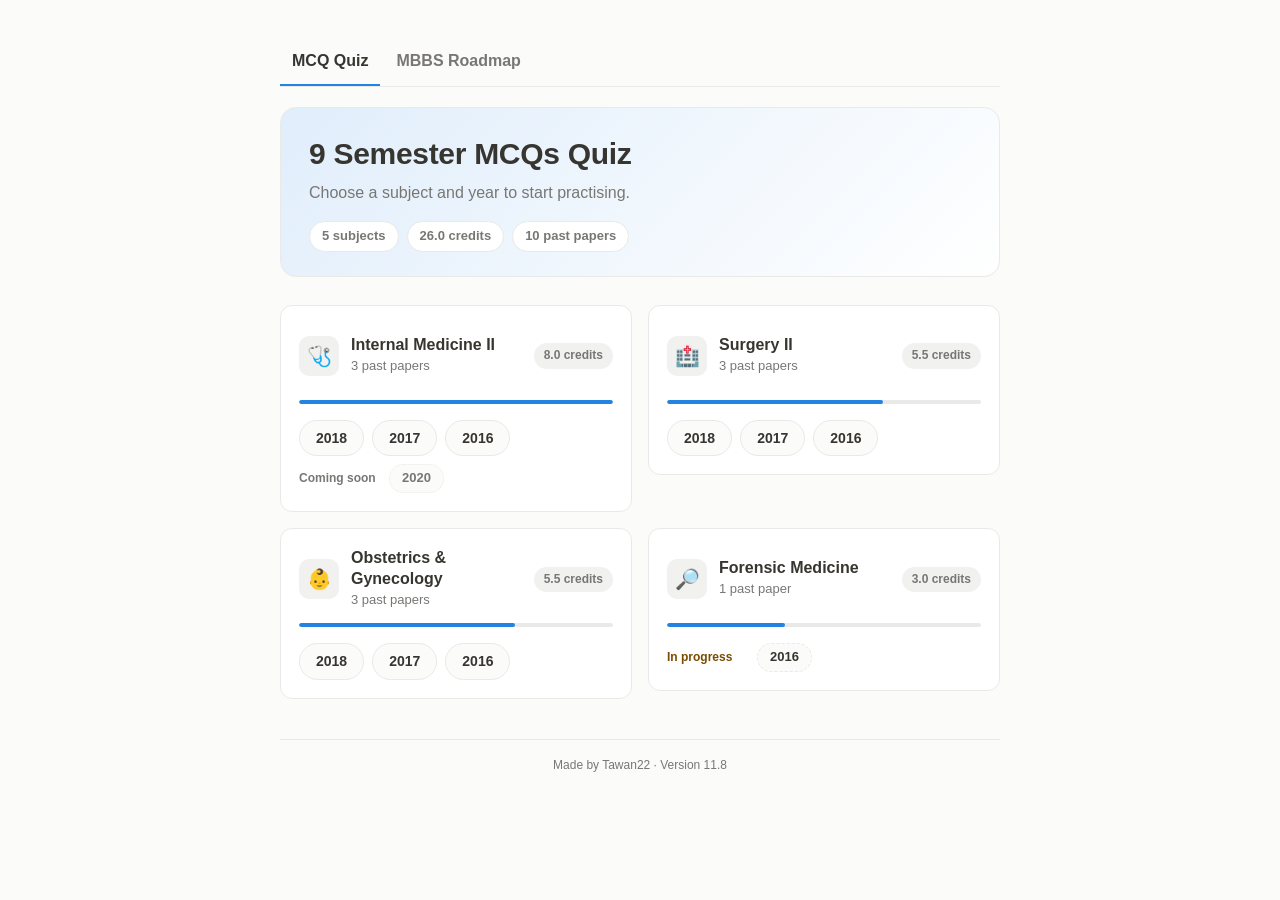
<file: index.html>
<!DOCTYPE html>
<html lang="en">
<head>
    <meta charset="UTF-8">
    <meta name="viewport" content="width=device-width, initial-scale=1">
    <title>Neptewne</title>
    <link rel="stylesheet" href="style.css">
    <link rel="icon" href="data:image/svg+xml,<svg xmlns=%22http://www.w3.org/2000/svg%22 viewBox=%220 0 100 100%22><text y=%22.9em%22 font-size=%2290%22>🩺</text></svg>">
</head>
<body>
    <div class="container">

        <div class="home-tabs" role="tablist" aria-label="Homepage sections">
            <button id="mcq-tab" class="home-tab" type="button" role="tab" aria-selected="true" aria-controls="mcq-panel">MCQ Quiz</button>
            <button id="roadmap-tab" class="home-tab" type="button" role="tab" aria-selected="false" aria-controls="roadmap-panel" tabindex="-1">MBBS Roadmap</button>
        </div>

        <section id="mcq-panel" role="tabpanel" aria-labelledby="mcq-tab">
            <div class="menu-hero">
                <h1 class="menu-title">9 Semester MCQs Quiz</h1>
                <p class="menu-sub">Choose a subject and year to start practising.</p>
                <div class="menu-stats" id="menu-stats"></div>
            </div>
            <div id="menu" class="subject-grid"></div>
        </section>

        <section id="roadmap-panel" role="tabpanel" aria-labelledby="roadmap-tab" hidden>
            <section id="curriculum" class="curriculum-section"></section>
        </section>

        <div class="site-footer" id="site-footer"></div>

    </div>

    <script src="quizzes.js"></script>
    <script>
        document.getElementById("site-footer").innerText = footerText();

        const groups = {};
        quizList.forEach(q => (groups[q.subject] = groups[q.subject] || []).push(q));

        const known = subjects.filter(s => !s.hideCard).sort((a, b) => b.credit - a.credit);
        const unknown = Object.keys(groups)
            .filter(name => !subjects.some(s => s.name === name))
            .map(name => ({ name: name, credit: 0, icon: "📘" }));
        const allSubjects = known.concat(unknown);

        const totalCredits = subjects.reduce((sum, s) => sum + s.credit, 0);
        const maxCredit = Math.max(...known.map(s => s.credit));

        document.getElementById("menu-stats").innerHTML =
            `<span class="stat-chip">${subjects.length} subjects</span>` +
            `<span class="stat-chip">${totalCredits.toFixed(1)} credits</span>` +
            `<span class="stat-chip">${quizList.filter(q => q.status !== "soon").length} past papers</span>`;

        function fmt(sec) {
            const m = Math.floor(sec / 60), s = sec % 60;
            return String(m).padStart(2, "0") + ":" + String(s).padStart(2, "0");
        }

        function getBest(id) {
            try { return JSON.parse(localStorage.getItem("mbbsquiz:" + id)); }
            catch (e) { return null; }
        }

        function yearChip(q) {
            if (q.status === "soon") {
                return `<span class="year-chip is-soon">${q.year}</span>`;
            }
            const inProgress = q.status === "progress";
            const best = inProgress ? null : getBest(q.id);
            const bestText = best
                ? `<span class="chip-best">${best.score}/${best.of}${best.time != null ? " · " + fmt(best.time) : ""}</span>`
                : "";
            return `<a class="year-chip${inProgress ? " is-progress" : ""}" href="quiz.html?set=${q.id}">${q.year}${bestText}</a>`;
        }

        let html = "";
        allSubjects.forEach(s => {
            const all = (groups[s.name] || []).sort((a, b) => b.year - a.year);
            const ready = all.filter(q => !q.status);
            const progress = all.filter(q => q.status === "progress");
            const soon = all.filter(q => q.status === "soon");
            const count = ready.length + progress.length;
            const creditText = s.credit > 0 ? s.credit.toFixed(1) + " credits" : "";
            const weight = s.credit > 0 ? (s.credit / maxCredit) * 100 : 0;

            const rows = [
                { list: ready,    label: "",            cls: "" },
                { list: progress, label: "In progress", cls: "row-progress" },
                { list: soon,     label: "Coming soon", cls: "row-soon" }
            ];
            let yearsHtml = "";
            rows.forEach(r => {
                if (!r.list.length) return;
                yearsHtml += `<div class="year-row ${r.cls}">${r.label ? `<span class="row-label">${r.label}</span>` : ""}${r.list.map(yearChip).join("")}</div>`;
            });
            if (!yearsHtml) yearsHtml = `<div class="year-row"><span class="coming-soon">Coming soon</span></div>`;

            html += `
            <div class="subject-card${count === 0 ? " is-empty" : ""}">
                <div class="subject-head">
                    <div class="subject-icon">${s.icon}</div>
                    <div class="subject-info">
                        <div class="subject-name">${s.name}</div>
                        <div class="subject-count">${count} past paper${count === 1 ? "" : "s"}</div>
                    </div>
                    ${creditText ? `<div class="credit-badge">${creditText}</div>` : ""}
                </div>
                <div class="weight-bar" title="Weight compared with the highest-credit subject"><i style="width:${weight}%"></i></div>
                ${yearsHtml}
            </div>`;
        });
        document.getElementById("menu").innerHTML = html;
    </script>

    <script src="curriculum-data.js"></script>
    <script src="curriculum.js"></script>
    <script>
        initCurriculum();
    </script>

    <script>
        const homeTabs = Array.from(document.querySelectorAll(".home-tab"));
        const homePanels = homeTabs.map(tab => document.getElementById(tab.getAttribute("aria-controls")));

        function selectHomeTab(index, focus) {
            homeTabs.forEach((tab, tabIndex) => {
                const selected = tabIndex === index;
                tab.setAttribute("aria-selected", String(selected));
                tab.tabIndex = selected ? 0 : -1;
                homePanels[tabIndex].hidden = !selected;
            });
            if (focus) homeTabs[index].focus();
        }

        homeTabs.forEach((tab, index) => {
            tab.addEventListener("click", () => selectHomeTab(index, false));
            tab.addEventListener("keydown", event => {
                const keys = ["ArrowLeft", "ArrowRight", "Home", "End"];
                if (!keys.includes(event.key)) return;
                event.preventDefault();
                const nextIndex = event.key === "Home" ? 0 : event.key === "End" ? homeTabs.length - 1 : (index + (event.key === "ArrowRight" ? 1 : -1) + homeTabs.length) % homeTabs.length;
                selectHomeTab(nextIndex, true);
            });
        });
    </script>

    <script>
        window.addEventListener("load", function () {
            if (location.protocol !== "https:") return;
            setTimeout(function () {
                var gc = document.createElement("script");
                gc.async = true;
                gc.src = "https://gc.zgo.at/count.js";
                gc.dataset.goatcounter = "https://mbbsquiz.goatcounter.com/count";
                document.body.appendChild(gc);
            }, 2000);
        });
    </script>

</body>
</html>
</file>
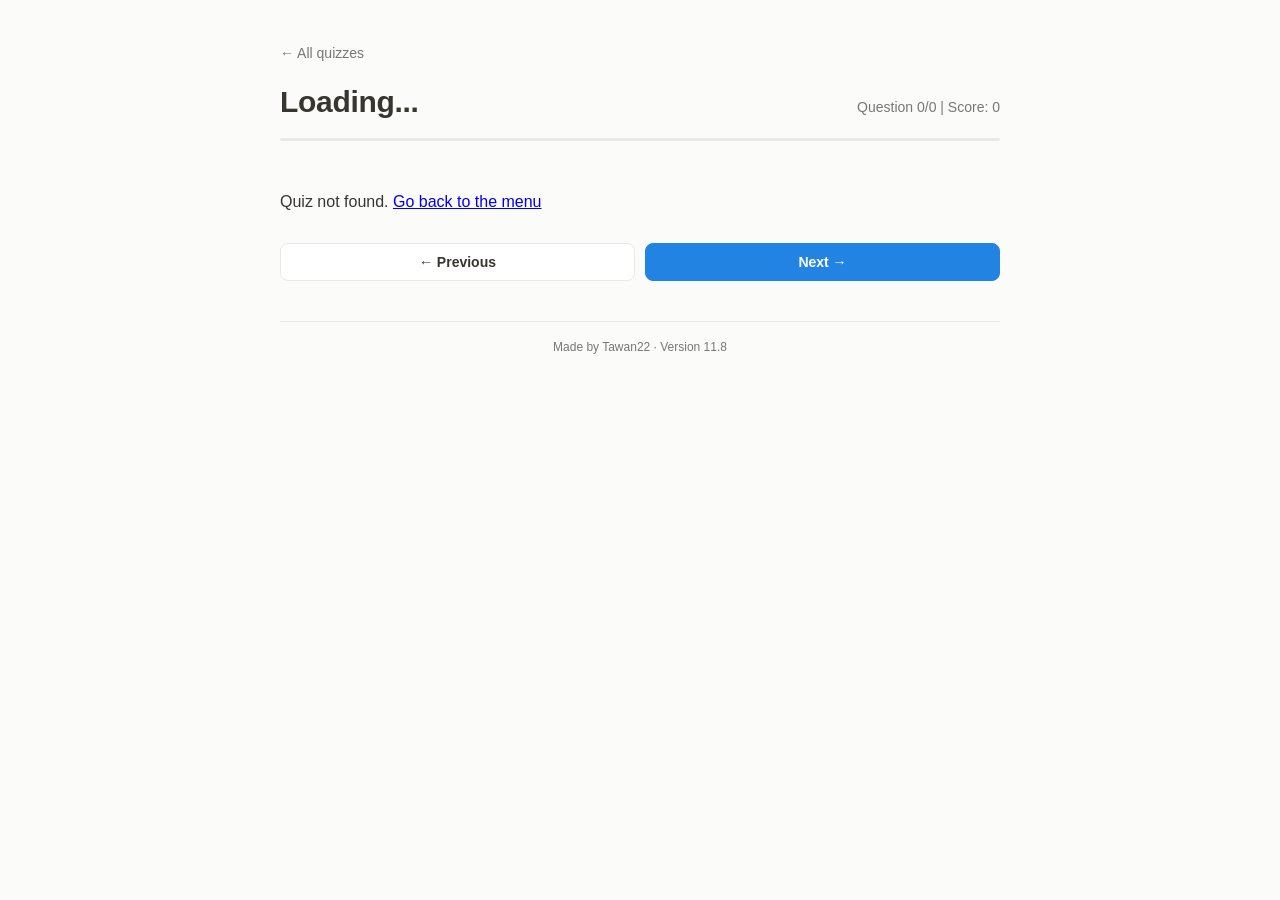
<file: quiz.html>
<!DOCTYPE html>
<html lang="en">
<head>
    <meta charset="UTF-8">
    <meta name="viewport" content="width=device-width, initial-scale=1">
    <title>NEPTAAN | Quiz</title>
    <link rel="stylesheet" href="style.css">
</head>

<body>
    <div class="container">

        <a class="back-link" href="index.html">← All quizzes</a>
        <div class="quiz-subject" id="quiz-subject"></div>

        <div class="header">
            <h2 id="page-title">Loading...</h2>
            <span id="stats-tracker" class="stats-text">Question 0/0 | Score: 0</span>
        </div>

        <!-- NEW: amber notice for papers that are not finished -->
        <div class="progress-notice" id="progress-notice" style="display:none"></div>

        <!-- TIMER block 1 of 2: delete this block if you did NOT add the timer -->
        <div class="timer-row" id="timer-row" style="display:none">
            <span id="timer-display" class="timer-display">⏱ 00:00</span>
            <button id="pause-btn" class="pause-btn" onclick="pauseQuiz()">⏸ Pause</button>
        </div>

        <div class="progress-bar-container">
            <div id="progress-fill" class="progress-bar-fill"></div>
        </div>

        <div id="question-map" class="question-map"></div>

        <div id="quiz-container"></div>

        <div class="nav-controls">
            <button id="prev-btn" class="nav-btn" onclick="prevQuestion()">&#8592; Previous</button>
            <button id="next-btn" class="nav-btn" onclick="nextQuestion()">Next &#8594;</button>
        </div>

        <div class="site-footer" id="site-footer"></div>
    </div>

    <!-- TIMER block 2 of 2: delete this block if you did NOT add the timer -->
    <div class="pause-overlay" id="pause-overlay" onclick="resumeQuiz()">
        <div class="pause-card">
            <div class="pause-title">⏸ Paused</div>
            <div class="pause-sub">The timer is stopped. Click anywhere to continue.</div>
        </div>
    </div>

    <!-- SCRIPTS: the order matters (list first, then the functions, then the page script) -->
    <script src="quizzes.js"></script>
    <script src="app.js"></script>
    <script>
        document.getElementById("site-footer").innerText = footerText();

        // Shows the amber notice if the paper is marked status: "progress" in quizzes.js
        function showProgressNotice() {
            if (chosenQuiz.status !== "progress") return;
            const have = myQuestionBank.length;
            const box = document.getElementById("progress-notice");
            box.innerText = chosenQuiz.total
                ? "⚠ This paper is still being added: " + have + " of " + chosenQuiz.total + " questions so far."
                : "⚠ This paper is still being added: " + have + " questions so far, more coming.";
            box.style.display = "block";
        }

        // Read ?set=... from the address, find that quiz, and load its data file
        const quizId = new URLSearchParams(location.search).get("set");
        const chosenQuiz = quizList.find(q => q.id === quizId);

        if (!chosenQuiz || chosenQuiz.status === "soon") {
            document.getElementById("quiz-container").innerHTML =
                'Quiz not found. <a href="index.html">Go back to the menu</a>';
        } else {
            document.title = chosenQuiz.title;
            document.getElementById("page-title").innerText = chosenQuiz.title;

            const subjectInfo = subjects.find(s => s.name === chosenQuiz.subject);
            if (subjectInfo) {
                document.getElementById("quiz-subject").innerText =
                    subjectInfo.icon + "  " + subjectInfo.name + " · " + subjectInfo.credit.toFixed(1) + " credits";
            }

            const dataScript = document.createElement("script");
            dataScript.src = chosenQuiz.file;
            dataScript.onload = function () {
                showProgressNotice();   // show the notice if needed
                startQuiz();            // then start the quiz
            };
            dataScript.onerror = () => {
                document.getElementById("quiz-container").innerText = "Could not load " + chosenQuiz.file;
            };
            document.body.appendChild(dataScript);
        }
    </script>

<script>
  window.addEventListener("load", function () {
    if (location.protocol !== "https:") return;
    window.goatcounter = { path: function () { return location.pathname + location.search; } };
    setTimeout(function () {
      var gc = document.createElement("script");
      gc.async = true;
      gc.src = "https://gc.zgo.at/count.js";
      gc.dataset.goatcounter = "https://mbbsquiz.goatcounter.com/count";
      document.body.appendChild(gc);
    }, 2000);
  });
</script>

<script>
  // Count visits only when the site is online (not when opened from a folder)
  if (location.protocol === "https:") {
    window.goatcounter = { path: function () { return location.pathname + location.search; } };
    const gc = document.createElement("script");
    gc.async = true;
    gc.src = "https://gc.zgo.at/count.js";
    gc.dataset.goatcounter = "https://mbbsquiz.goatcounter.com/count";
    document.body.appendChild(gc);
  }
</script>
    
</body>
</html>
</file>
<file: style.css>
:root {
    --bg: #fbfbfa;
    --card: #ffffff;
    --text: #37352f;
    --muted: #787774;
    --line: #e9e9e7;
    --hover: #f1f1ef;
    --accent: #2383e2;
    --ok-bg: #dbeddb;  --ok-tx: #1c3829;  --ok-bd: #9fcfa6;
    --bad-bg: #ffe2dd; --bad-tx: #5d1715; --bad-bd: #f0aaa0;
    --note: #f7f6f3;
}
@media (prefers-color-scheme: dark) {
    :root {
        --bg: #191919; --card: #202020; --text: #e6e6e4; --muted: #9b9a97;
        --line: #373737; --hover: #2b2b2b; --accent: #4a9eed;
        --ok-bg: #1f3a2b;  --ok-tx: #c8ecd3;  --ok-bd: #2f6b4a;
        --bad-bg: #442a2a; --bad-tx: #ffd3cd; --bad-bd: #7a3b3b;
        --note: #262626;
    }
}

* { box-sizing: border-box; }
body {
    margin: 0; padding: 40px 20px 64px;
    background: var(--bg); color: var(--text);
    font-family: ui-sans-serif, -apple-system, "Segoe UI", Inter, Helvetica, Arial, sans-serif;
    font-size: 16px; line-height: 1.6;
}

/* Main box: flat page, no heavy card */
.container { max-width: 720px; margin: 0 auto; background: transparent; padding: 0; box-shadow: none; }

/* Header + progress */
.header { display: flex; justify-content: space-between; align-items: baseline; gap: 12px; flex-wrap: wrap; margin-bottom: 0; }
.header h2 { margin: 0; font-size: 30px; line-height: 1.2; font-weight: 700; letter-spacing: -0.01em; }
.stats-text { font-size: 14px; color: var(--muted); font-weight: 500; }
.progress-bar-container { width: 100%; height: 3px; background: var(--line); border-radius: 3px; margin: 18px 0 20px; overflow: hidden; }
.progress-bar-fill { height: 100%; width: 0%; background: var(--accent); transition: width 0.3s; }

/* Question map */
.question-map { display: flex; flex-wrap: wrap; gap: 6px; margin-bottom: 28px; padding: 0; background: transparent; border: none; }
.map-btn {
    width: 32px; height: 32px; border-radius: 6px; cursor: pointer;
    background: var(--card); border: 1px solid var(--line);
    color: var(--muted); font-size: 13px; font-weight: 600; font-family: inherit;
}
.map-btn:hover { background: var(--hover); }
.map-btn.active { color: var(--accent); border-color: var(--accent); box-shadow: 0 0 0 1px var(--accent); }
.map-btn.answered-correct   { background: var(--ok-bg);  color: var(--ok-tx);  border-color: var(--ok-bd); }
.map-btn.answered-incorrect { background: var(--bad-bg); color: var(--bad-tx); border-color: var(--bad-bd); }

/* Question + options */
.question-text { font-size: 22px; line-height: 1.4; font-weight: 600; margin: 0 0 20px; color: var(--text); }
.case-box {
    margin-bottom: 20px;
    padding: 14px 16px;
    background: var(--note, #f7f6f3);
    border: 1px solid var(--line, #e9e9e7);
    border-radius: 8px;
    font-size: 15px;
}
.q-image {
    display: block;
    max-width: 100%;
    max-height: 420px;
    margin: 0 auto 20px;
    border: 1px solid var(--line, #e9e9e7);
    border-radius: 8px;
}
.option-btn {
    display: block; width: 100%; text-align: left;
    padding: 12px 14px; margin-bottom: 8px;
    background: var(--card); color: var(--text);
    border: 1px solid var(--line); border-radius: 8px;
    font-size: 1em; font-family: inherit; cursor: pointer;
    transition: background 0.12s, border-color 0.12s;
}
.option-btn:hover { background: var(--hover); }

/* Right / wrong */
.correct   { background-color: var(--ok-bg)  !important; color: var(--ok-tx)  !important; border-color: var(--ok-bd)  !important; }
.incorrect { background-color: var(--bad-bg) !important; color: var(--bad-tx) !important; border-color: var(--bad-bd) !important; }
.disabled  { pointer-events: none; }

/* Rationale */
.explanation {
    margin-top: 20px; padding: 14px 16px;
    background: var(--note); border-left: 3px solid var(--accent);
    border-radius: 4px; font-size: 15px; display: none;
}

/* Previous / Next */
.nav-controls { display: flex; justify-content: space-between; gap: 10px; margin-top: 28px; }
.nav-btn {
    flex: 1; padding: 10px 14px; border-radius: 8px; cursor: pointer;
    background: var(--card); color: var(--text);
    border: 1px solid var(--line); font-size: 14px; font-weight: 600; font-family: inherit;
}
.nav-btn:hover { background: var(--hover); }
#next-btn { background: var(--accent); border-color: var(--accent); color: #fff; }
#next-btn:hover { filter: brightness(1.08); }
.nav-btn:disabled { opacity: 0.4; cursor: not-allowed; background: var(--card); }

/* Final score */
.score-board { text-align: center; padding: 40px 0; color: var(--text); }
.score-board .nav-btn { background: var(--accent); border-color: var(--accent); color: #fff; max-width: 240px; }
      
/* Menu page */

.menu-title { margin: 0; font-size: 30px; line-height: 1.2; font-weight: 700; letter-spacing: -0.01em; }
.menu-sub { margin: 8px 0 0; color: var(--muted, #787774); }


.subject-grid {
    display: grid;
    grid-template-columns: repeat(auto-fill, minmax(min(100%, 260px), 1fr));
    gap: 16px;
}

.subject-card {
    padding: 18px;
    background: var(--card, #fff);
    border: 1px solid var(--line, #e9e9e7);
    border-radius: 12px;
    transition: border-color 0.15s, box-shadow 0.15s;
}
.subject-card:hover {
    border-color: var(--accent, #2383e2);
    box-shadow: 0 2px 12px rgba(0, 0, 0, 0.08);
}

.subject-head { display: flex; align-items: center; gap: 12px; margin-bottom: 12px; min-height: 64px; }
.subject-icon {
    width: 40px; height: 40px; flex: none;
    display: grid; place-items: center;
    background: var(--hover, #f1f1ef);
    border-radius: 10px;
    font-size: 20px;
}
.subject-name { font-size: 16px; font-weight: 600; line-height: 1.3; }
.subject-count { font-size: 13px; color: var(--muted, #787774); }

.year-row { display: flex; flex-wrap: wrap; gap: 8px; }
.year-chip {
    padding: 6px 16px;
    background: var(--bg, #fbfbfa);
    color: var(--text, #37352f);
    border: 1px solid var(--line, #e9e9e7);
    border-radius: 999px;
    text-decoration: none;
    font-size: 14px;
    font-weight: 600;
    transition: background 0.12s, border-color 0.12s, color 0.12s;
}
.year-chip:hover {
    background: var(--accent, #2383e2);
    border-color: var(--accent, #2383e2);
    color: #fff;
}

/* Back link on the quiz page */
.back-link { display: inline-block; margin-bottom: 16px; color: var(--muted, #787774); text-decoration: none; font-size: 14px; }
.back-link:hover { color: var(--text, #37352f); }

/* Credits, weight bar, empty subjects */
.subject-info { flex: 1; min-width: 0; }
.credit-badge {
    flex: none;
    padding: 3px 10px;
    background: var(--hover, #f1f1ef);
    color: var(--muted, #787774);
    border-radius: 999px;
    font-size: 12px;
    font-weight: 600;
}
.weight-bar { height: 4px; margin-bottom: 16px; background: var(--line, #e9e9e7); border-radius: 4px; overflow: hidden; }
.weight-bar i { display: block; height: 100%; background: var(--accent, #2383e2); border-radius: 4px; }
.subject-card.is-empty { opacity: 0.6; }
.coming-soon { padding: 6px 0; font-size: 13px; color: var(--muted, #787774); }

/* Quiz page: subject label above the title */
.quiz-subject {
    margin-bottom: 4px;
    font-size: 12px;
    font-weight: 600;
    letter-spacing: 0.06em;
    text-transform: uppercase;
    color: var(--muted, #787774);
}

/* Banner for the title on the menu page */
.menu-hero {
    margin: 8px 0 28px;
    padding: 28px 28px 24px;
    background: var(--card, #fff);
    background: linear-gradient(135deg, color-mix(in srgb, var(--accent, #2383e2) 14%, var(--card, #fff)), var(--card, #fff));
    border: 1px solid var(--line, #e9e9e7);
    border-radius: 16px;
}
.menu-stats { display: flex; flex-wrap: wrap; gap: 8px; margin-top: 16px; }
.stat-chip {
    padding: 4px 12px;
    background: var(--card, #fff);
    border: 1px solid var(--line, #e9e9e7);
    border-radius: 999px;
    font-size: 13px;
    font-weight: 600;
    color: var(--muted, #787774);
}

/* Homepage tabs */
.home-tabs {
    display: flex;
    gap: 4px;
    margin: 0 0 20px;
    border-bottom: 1px solid var(--line);
}
.home-tab {
    padding: 8px 12px 10px;
    border: 0;
    border-bottom: 2px solid transparent;
    background: transparent;
    color: var(--muted);
    font: inherit;
    font-weight: 700;
    cursor: pointer;
}
.home-tab[aria-selected="true"] { color: var(--text); border-color: var(--accent); }
.home-tab:focus-visible { outline: 2px solid var(--accent); outline-offset: -2px; border-radius: 6px; }

/* MBBS Roadmap */
.curriculum-section { margin: 0; color: var(--text); }
.curriculum-section [hidden] { display: none !important; }
.curriculum-section .curriculum-controls { display: flex; flex-direction: column; align-items: flex-start; gap: 8px; }
.curriculum-section .curriculum-selector { display: flex; flex-wrap: wrap; gap: 6px; }
.curriculum-section .curriculum-selector-button {
    padding: 6px 14px;
    background: var(--bg, #fbfbfa);
    color: var(--text);
    border: 1px solid var(--line);
    border-radius: 999px;
    font: inherit; font-size: 14px; font-weight: 600;
    cursor: pointer;
    transition: background 0.12s, border-color 0.12s;
}
.curriculum-section .curriculum-selector-button:hover { background: var(--hover); }
.curriculum-section .curriculum-selector-button[aria-pressed="true"] { background: var(--accent); border-color: var(--accent); color: #fff; }
.curriculum-section .curriculum-selector-button:focus-visible { outline: 2px solid var(--accent); outline-offset: 2px; }
.curriculum-section .curriculum-summary { display: flex; flex-wrap: wrap; gap: 8px; margin: 14px 0 12px; }
.curriculum-section .curriculum-stat {
    padding: 4px 12px; background: var(--card, #fff);
    border: 1px solid var(--line, #e9e9e7); border-radius: 999px;
    font-size: 13px; font-weight: 600; color: var(--muted, #787774);
}
.curriculum-section .curriculum-course-list { display: grid; gap: 8px; }
.curriculum-section .curriculum-course {
    background: var(--card); border: 1px solid var(--line); border-radius: 12px;
    overflow: hidden; transition: border-color 0.15s;
}
.curriculum-section .curriculum-course:hover { border-color: var(--accent); }
.curriculum-section .curriculum-course-toggle {
    display: block; width: 100%; padding: 12px 16px;
    border: 0; background: transparent; color: var(--text);
    font: inherit; text-align: left; cursor: pointer;
}
.curriculum-section .curriculum-course-toggle:focus-visible { outline: 2px solid var(--accent); outline-offset: -2px; }
.curriculum-section .curriculum-course-head { display: grid; grid-template-columns: 36px minmax(0, 1fr) auto auto; gap: 10px; align-items: center; }
.curriculum-section .curriculum-course-icon {
    width: 36px; height: 36px; display: grid; place-items: center;
    background: var(--hover, #f1f1ef); border-radius: 10px; font-size: 18px;
}
.curriculum-section .curriculum-course-names { min-width: 0; }
.curriculum-section .curriculum-course-title { display: block; font-size: 15px; font-weight: 600; line-height: 1.3; }
.curriculum-section .curriculum-course-chinese { margin: 2px 0 0; color: var(--muted); font-size: 13px; }
.curriculum-section .curriculum-course-credits { padding: 2px 10px; background: var(--hover); color: var(--muted); border-radius: 999px; font-size: 12px; font-weight: 600; }
.curriculum-section .curriculum-course-chevron {
    width: 0; height: 0; border-left: 5px solid transparent;
    border-right: 5px solid transparent; border-top: 6px solid var(--muted, #787774);
    transition: transform 0.15s;
}
.curriculum-section .curriculum-course-toggle[aria-expanded="true"] .curriculum-course-chevron {
    transform: rotate(180deg); border-top-color: var(--accent, #2383e2);
}
.curriculum-section .curriculum-course-details {
    display: grid; grid-template-columns: repeat(2, minmax(0, 1fr)); gap: 8px 16px;
    margin: 0; padding: 12px 16px; border-top: 1px solid var(--line);
}
.curriculum-section .curriculum-course-detail { margin: 0; font-size: 12px; }
.curriculum-section .curriculum-course-detail-label { color: var(--muted); }
.curriculum-section .curriculum-course-detail-value { margin: 1px 0 0; font-weight: 600; }
.curriculum-section .curriculum-rotation { margin: 14px 0 0; font-size: 13px; color: var(--muted); }
@media (max-width: 520px) {
    .curriculum-section .curriculum-course-details { grid-template-columns: 1fr; }
}

/* Footer: made by + version */
.site-footer {
    margin-top: 40px;
    padding-top: 16px;
    border-top: 1px solid var(--line, #e9e9e7);
    text-align: center;
    font-size: 12px;
    color: var(--muted, #787774);
}
.year-chip.is-progress { border-style: dashed; }
.chip-tag {
    margin-left: 8px; padding: 1px 8px;
    background: var(--warn-bg); color: var(--warn-tx);
    border-radius: 999px; font-size: 11px; font-weight: 600;
}
.chip-best { margin-left: 8px; font-size: 12px; font-weight: 500; color: var(--muted, #787774); }
.year-chip:hover .chip-best { color: inherit; }
.progress-notice {
    margin-bottom: 16px; padding: 10px 14px;
    background: var(--warn-bg); color: var(--warn-tx);
    border: 1px solid var(--warn-bd); border-radius: 8px;
    font-size: 14px;
}

/* Year rows: ready, in progress, coming soon */
.year-row + .year-row { margin-top: 8px; }
.row-progress, .row-soon { align-items: center; gap: 6px; }
.row-label { min-width: 84px; font-size: 12px; font-weight: 600; color: var(--muted, #787774); }
.row-progress .row-label { color: var(--warn-tx, #7a4b00); }
.row-progress .year-chip, .row-soon .year-chip { padding: 3px 12px; font-size: 13px; }
.year-chip.is-soon { border-style: dotted; color: var(--muted, #787774); cursor: default; }
.year-chip.is-soon:hover { background: var(--bg, #fbfbfa); border-color: var(--line, #e9e9e7); color: var(--muted, #787774); }

/* Cards keep their own height, so a finished subject doesn't show empty space */
.subject-grid { align-items: start; }

/* Roadmap: compact mobile-friendly selectors and stat tiles */
.curriculum-section .curriculum-controls { display: grid; gap: 10px; }
.curriculum-section .curriculum-selector { display: grid; grid-template-columns: 84px minmax(0, 1fr); align-items: center; gap: 10px; }
.curriculum-section .curriculum-selector-label { font-size: 12px; font-weight: 600; letter-spacing: 0.06em; text-transform: uppercase; color: var(--muted, #787774); }
.curriculum-section .curriculum-selector-buttons { display: grid; grid-auto-flow: column; grid-auto-columns: minmax(0, 46px); gap: 6px; justify-content: start; }
.curriculum-section .curriculum-selector-year .curriculum-selector-buttons { grid-auto-columns: minmax(0, 1fr); min-width: 0; }
.curriculum-section .curriculum-selector-button { padding: 8px 0; text-align: center; }
.curriculum-section .curriculum-summary { display: grid; grid-template-columns: repeat(auto-fit, minmax(130px, 1fr)); gap: 8px; margin: 16px 0 12px; }
.curriculum-section .curriculum-stat { display: flex; flex-direction: column; gap: 2px; padding: 10px 12px; background: var(--card, #fff); border: 1px solid var(--line, #e9e9e7); border-radius: 12px; }
.curriculum-section .curriculum-stat-value { font-size: 20px; line-height: 1.2; color: var(--text, #37352f); }
.curriculum-section .curriculum-stat-label { font-size: 12px; font-weight: 500; color: var(--muted, #787774); }
@media (max-width: 520px) {
    .curriculum-section .curriculum-summary { grid-template-columns: repeat(2, minmax(0, 1fr)); }
}

/* Timer */
.timer-row { position: sticky; top: 0; z-index: 20; justify-content: space-between; align-items: center; margin: 12px 0 0; padding: 8px 0; background: var(--bg, #fbfbfa); }
.timer-display { font-variant-numeric: tabular-nums; font-size: 14px; font-weight: 600; color: var(--muted, #787774); }
.pause-btn { padding: 4px 12px; background: var(--card, #fff); color: var(--muted, #787774); border: 1px solid var(--line, #e9e9e7); border-radius: 999px; font-size: 13px; font-weight: 600; font-family: inherit; cursor: pointer; }
.pause-btn:hover { background: var(--hover, #f1f1ef); }

/* Pause overlay (blurs the page) */
.pause-overlay { display: none; position: fixed; top: 0; right: 0; bottom: 0; left: 0; z-index: 100; align-items: center; justify-content: center; background: rgba(0, 0, 0, 0.25); -webkit-backdrop-filter: blur(10px); backdrop-filter: blur(10px); cursor: pointer; }
.pause-card { padding: 28px 36px; text-align: center; background: var(--card, #fff); border: 1px solid var(--line, #e9e9e7); border-radius: 14px; }
.pause-title { font-size: 22px; font-weight: 700; }
.pause-sub { margin-top: 6px; font-size: 14px; color: var(--muted, #787774); }

/* Start screen */
.start-card { padding: 32px 28px; text-align: center; background: var(--card, #fff); border: 1px solid var(--line, #e9e9e7); border-radius: 14px; }
.start-count { font-size: 28px; font-weight: 700; }
.start-text { margin: 10px 0 22px; color: var(--muted, #787774); }
.start-btn { display: block; margin: 0 auto; min-width: 180px; background: var(--accent, #2383e2); border-color: var(--accent, #2383e2); color: #fff; }
.start-btn:hover { background: var(--accent, #2383e2); filter: brightness(1.08); }

/* Time summary on the final screen */
.time-summary { display: grid; gap: 8px; max-width: 360px; margin: 24px auto 0; text-align: left; }
.time-summary div { display: flex; justify-content: space-between; gap: 12px; padding: 10px 14px; background: var(--card, #fff); border: 1px solid var(--line, #e9e9e7); border-radius: 8px; }
.time-summary span { color: var(--muted, #787774); }

:root { --warn-bg: #fdecc8; --warn-tx: #7a4b00; --warn-bd: #f3d38a; }
@media (prefers-color-scheme: dark) { :root { --warn-bg: #3d3010; --warn-tx: #f5d58a; --warn-bd: #6b5518; } }
</file>
